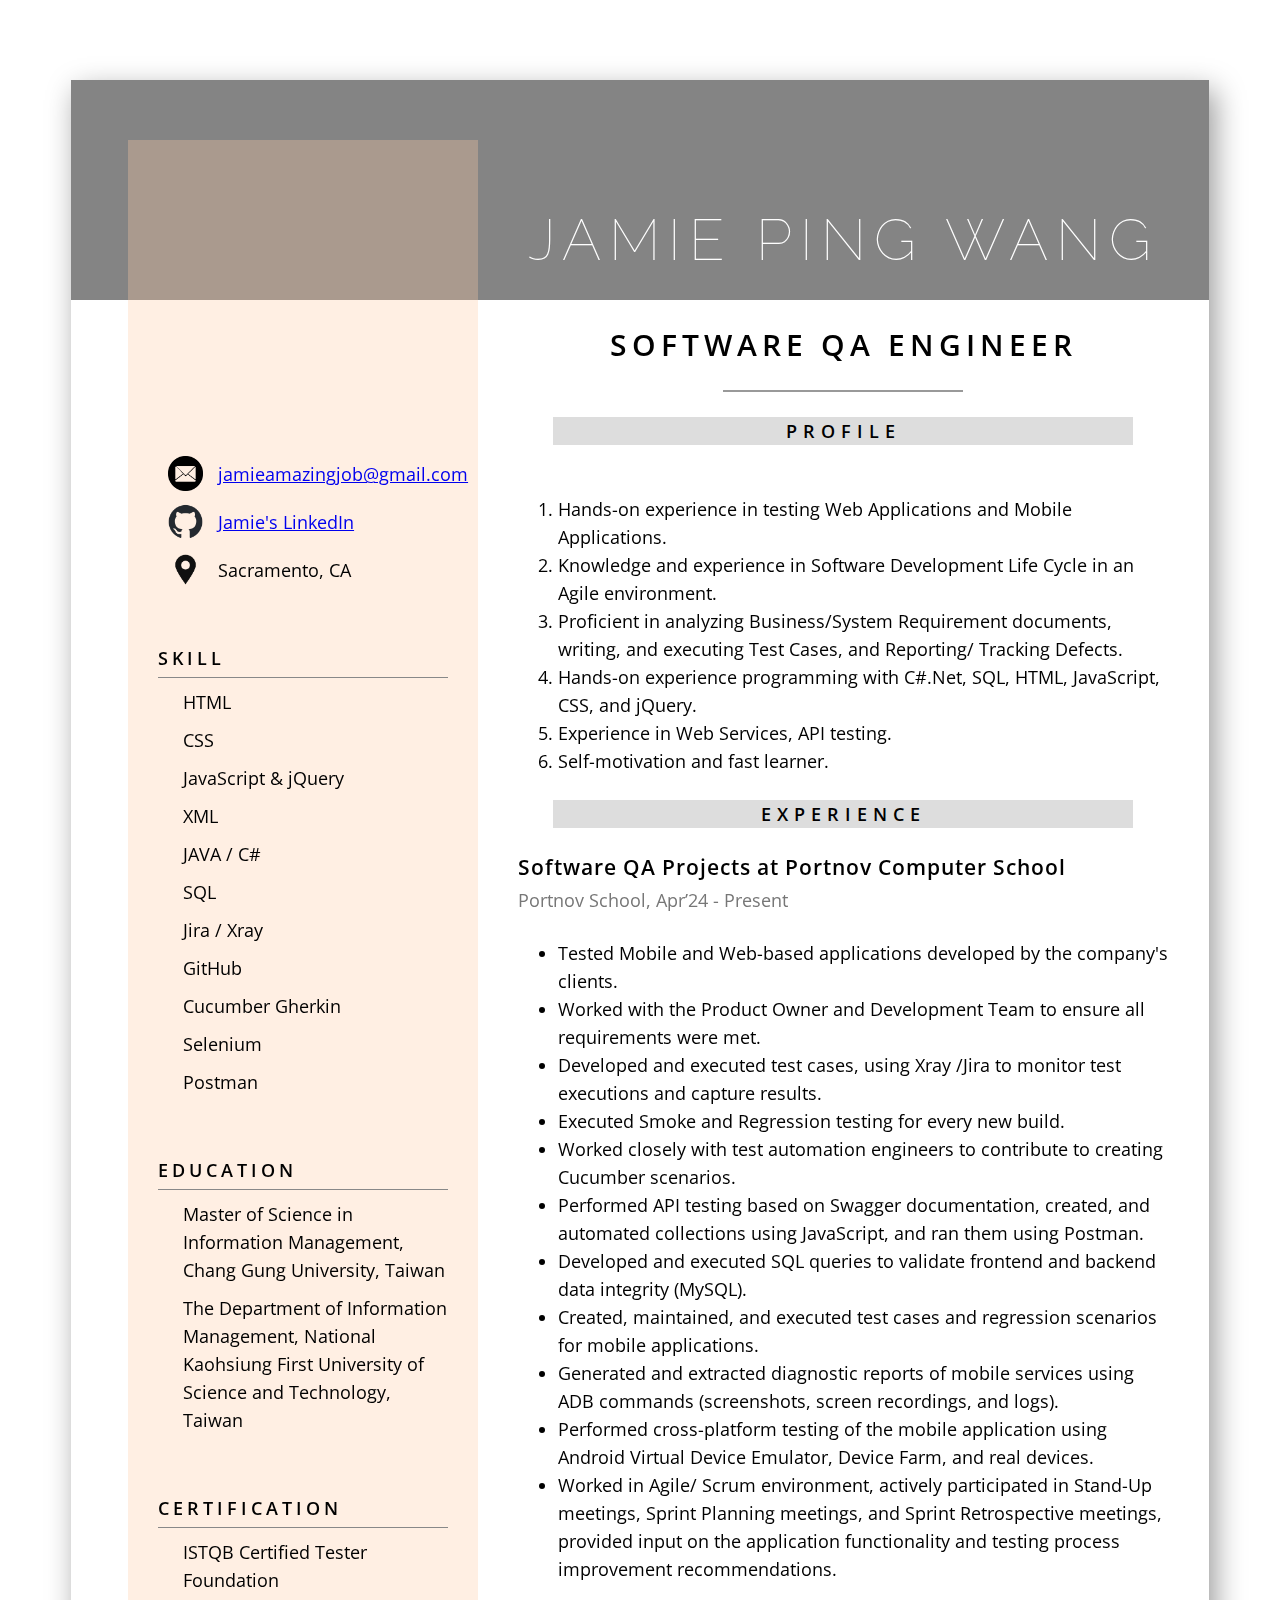
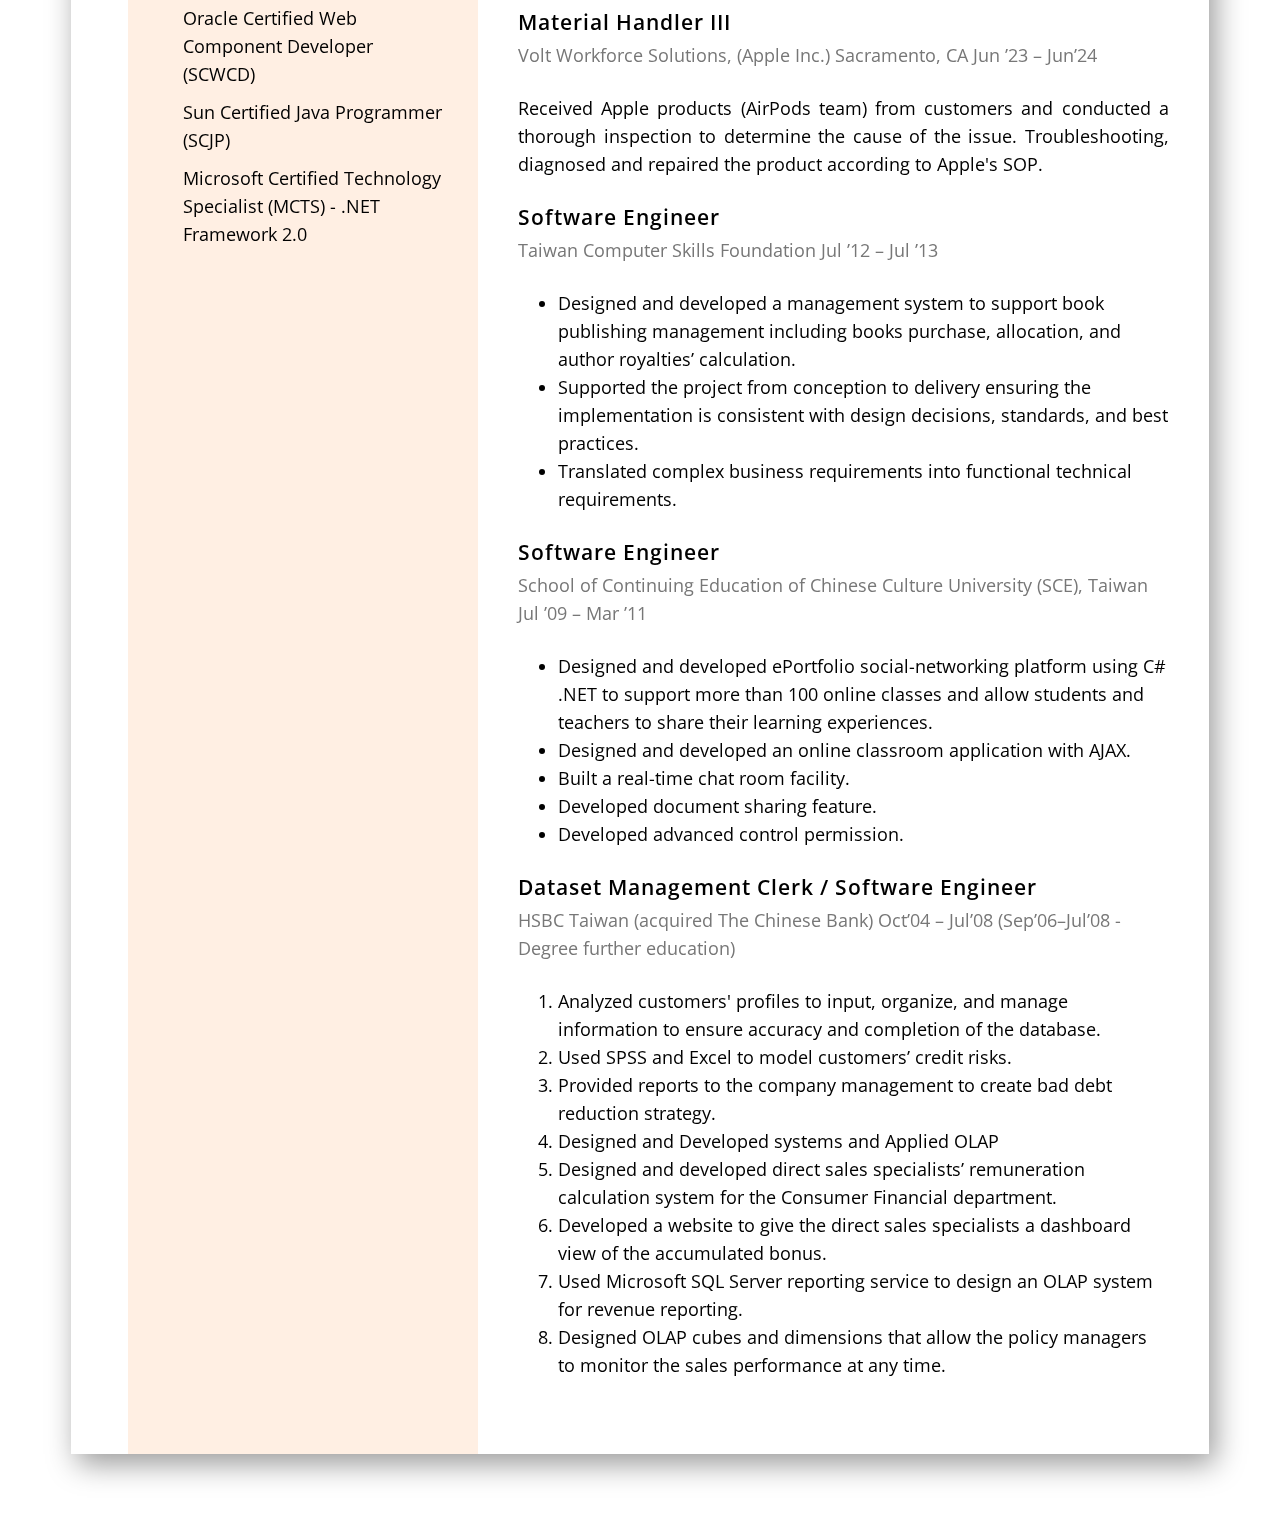
<file: index.html>
<!DOCTYPE html>
<html lang="">
    <head>
        <title>Jamie's Resume</title>
    </head>
<body>
<!-- FONTS -->
<link href='https://fonts.googleapis.com/css?family=Open+Sans:300,400,600' rel='stylesheet' type='text/css'>
<link href='https://fonts.googleapis.com/css?family=Raleway:100' rel='stylesheet' type='text/css'>
<link href='https://fonts.googleapis.com/css?family=Montserrat' rel='stylesheet' type='text/css'>
<link href='cv.css' rel='stylesheet' type='text/css'>

<!-- PAGE STUFF -->
<div class="rela-block page">
    <div class="rela-block top-bar">
        <div class="caps name"><div class="abs-center">Jamie Ping Wang</div></div>
    </div>
    <div class="side-bar">
        <div class="mugshot">
            <div class="logo">
                <!--<img src ="img/cv_profile.jpg" alt ="Avatar" class="avatar">-->
            </div>
        </div>

        <p class="rela-block social email"><a href="mailto:jamieamazingjob@gmail.com">jamieamazingjob@gmail.com</a></p>
        <p class="rela-block social github"><a href="https://www.linkedin.com/in/ping-wang-150b4a39/" target="_blank">Jamie's LinkedIn</a></p>
        <p class="rela-block social location">Sacramento, CA</p>
        <!--Skill-->
        <p class="rela-block caps side-header">Skill</p>
        <p class="rela-block list-thing">HTML</p>
        <p class="rela-block list-thing">CSS</p>
        <p class="rela-block list-thing">JavaScript & jQuery</p>
        <p class="rela-block list-thing">XML</p>
        <p class="rela-block list-thing">JAVA / C#</p>
        <p class="rela-block list-thing">SQL</p>
        <p class="rela-block list-thing">Jira / Xray</p>
        <p class="rela-block list-thing">GitHub</p>
        <p class="rela-block list-thing">Cucumber Gherkin</p>
        <p class="rela-block list-thing">Selenium</p>
        <p class="rela-block list-thing">Postman</p>
        <!--Education-->
        <p class="rela-block caps side-header">Education</p>
        <p class="rela-block list-thing">Master of Science in Information Management, Chang Gung University, Taiwan</p>
        <p class="rela-block list-thing">The Department of Information Management, National Kaohsiung First University of Science and Technology, Taiwan</p>
        <!--CERTIFICATION-->
        <p class="rela-block caps side-header">Certification</p>
        <p class="rela-block list-thing">ISTQB Certified Tester Foundation</p>
        <p class="rela-block list-thing">Oracle Certified Web Component Developer (SCWCD)</p>
        <p class="rela-block list-thing">Sun Certified Java Programmer (SCJP)</p>
        <p class="rela-block list-thing">Microsoft Certified Technology Specialist (MCTS) - .NET Framework 2.0</p>
    </div>
    <div class="rela-block content-container">
        <h2 class="rela-block caps title">Software QA Engineer</h2>
        <div class="rela-block separator"></div>
        <div class="rela-block caps greyed">Profile</div>
        <p class="long-margin">
            <ol>
                <li>Hands-on experience in testing Web Applications and Mobile Applications.</li>
                <li>Knowledge and experience in Software Development Life Cycle in an Agile environment.</li>
                <li>Proficient in analyzing Business/System Requirement documents, writing, and executing Test Cases, and Reporting/ Tracking Defects.</li>
                <li>Hands-on experience programming with C#.Net, SQL, HTML, JavaScript, CSS, and jQuery.</li>
                <li>Experience in Web Services, API testing. </li>
                <li>Self-motivation and fast learner.</li>
            </ol>

        <div class="rela-block caps greyed">Experience</div>

        <h3>Software QA Projects at Portnov Computer School</h3>
        <p class="light">Portnov School, Apr’24 - Present</p>
        <p class="justified">
            <ul>
                <li>Tested Mobile and Web-based applications developed by the company's clients.</li>
                <li>Worked with the Product Owner and Development Team to ensure all requirements were met.</li>
                <li>Developed and executed test cases, using Xray /Jira to monitor test executions and capture results.</li>
                <li>Executed Smoke and Regression testing for every new build.</li>
                <li>Worked closely with test automation engineers to contribute to creating Cucumber scenarios.</li>
                <li>Performed API testing based on Swagger documentation, created, and automated collections using JavaScript, and ran them using Postman.</li>
                <li>Developed and executed SQL queries to validate frontend and backend data integrity (MySQL).</li>
                <li>Created, maintained, and executed test cases and regression scenarios for mobile applications.</li>
                <li>Generated and extracted diagnostic reports of mobile services using ADB commands (screenshots, screen recordings, and logs).</li>
                <li>Performed cross-platform testing of the mobile application using Android Virtual Device Emulator, Device Farm, and real devices.</li>
                <li>Worked in Agile/ Scrum environment, actively participated in Stand-Up meetings, Sprint Planning meetings, and Sprint Retrospective meetings, provided input on the application functionality and testing process improvement recommendations.</li>
        </ul>



        <h3>Material Handler III</h3>
        <p class="light">Volt Workforce Solutions, (Apple Inc.) Sacramento, CA  Jun ’23 – Jun’24</p>
        <p class="justified">
            Received Apple products (AirPods team) from customers and conducted a thorough inspection to determine the cause of the issue.
            Troubleshooting, diagnosed and repaired the product according to Apple's SOP.
        </p>

        <h3>Software Engineer</h3>
        <p class="light">Taiwan Computer Skills Foundation  Jul ’12 – Jul ’13 </p>
        <p class="justified">
            <ul>
                <li>Designed and developed a management system to support book publishing management including books purchase, allocation, and author royalties’ calculation.</li>
                <li>Supported the project from conception to delivery ensuring the implementation is consistent with design decisions, standards, and best practices.</li>
                <li>Translated complex business requirements into functional technical requirements.</li>
            </ul>


        <h3>Software Engineer</h3>
        <p class="light">School of Continuing Education of Chinese Culture University (SCE), Taiwan Jul ’09 – Mar ’11 </p>
        <p class="justified">
            <ul>
                <li>Designed and developed ePortfolio social-networking platform using C# .NET to support more than 100 online classes and allow students and teachers to share their learning experiences.</li>
                <li>Designed and developed an online classroom application with AJAX.</li>
                <li>Built a real-time chat room facility.</li>
                <li>Developed document sharing feature.</li>
                <li>Developed advanced control permission.</li>
            </ul>

        <h3>Dataset Management Clerk / Software Engineer</h3>
        <p class="light">HSBC Taiwan (acquired The Chinese Bank) Oct’04 – Jul’08
        (Sep’06–Jul’08 - Degree further education)</p>
        <p class="justified">
            <ol>
                <li>Analyzed customers' profiles to input, organize, and manage information to ensure accuracy and completion of the database.</li>
                <li>Used SPSS and Excel to model customers’ credit risks.</li>
                <li>Provided reports to the company management to create bad debt reduction strategy.</li>
                <li>Designed and Developed systems and Applied OLAP</li>
                <li>Designed and developed direct sales specialists’ remuneration calculation system for the Consumer Financial department.</li>
                <li>Developed a website to give the direct sales specialists a dashboard view of the accumulated bonus.</li>
                <li>Used Microsoft SQL Server reporting service to design an OLAP system for revenue reporting.</li>
                <li>Designed OLAP cubes and dimensions that allow the policy managers to monitor the sales performance at any time.</li>
            </ol>
    </div>
</div>

</body>

</html>
</file>
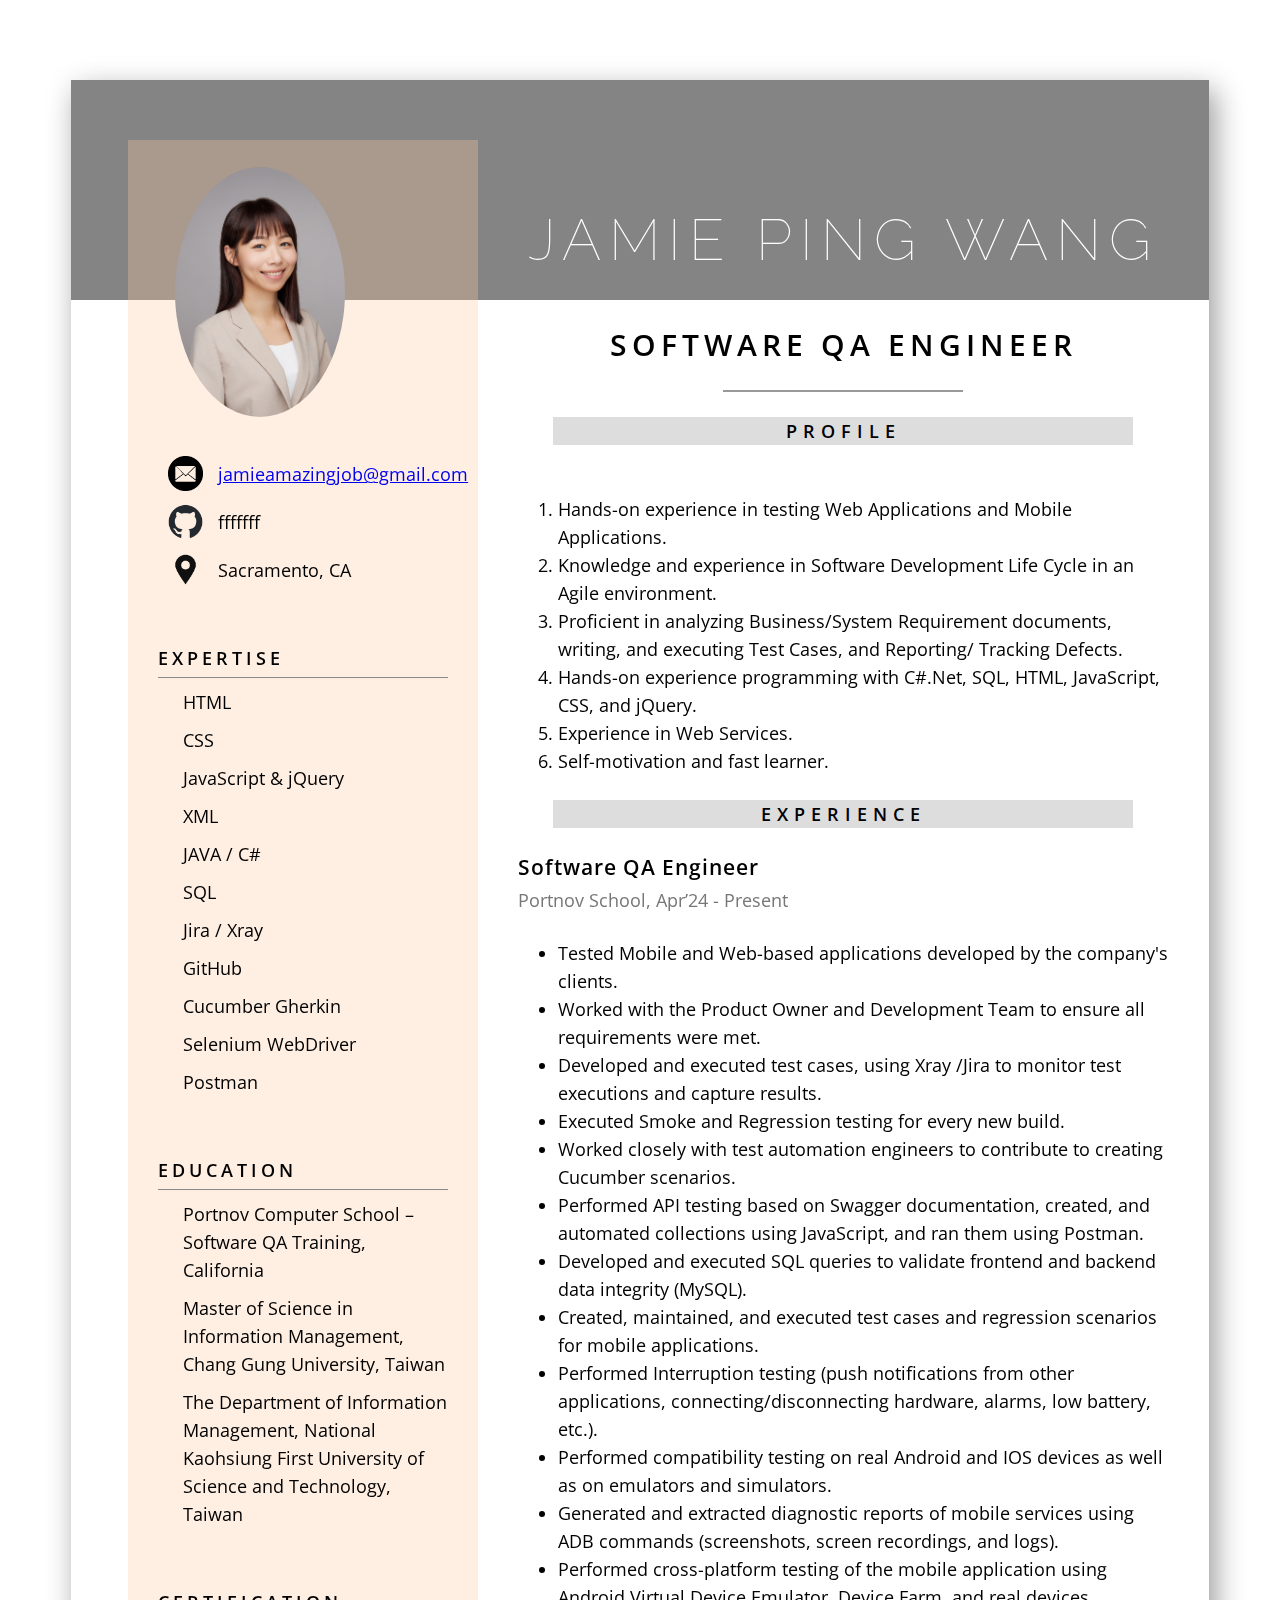
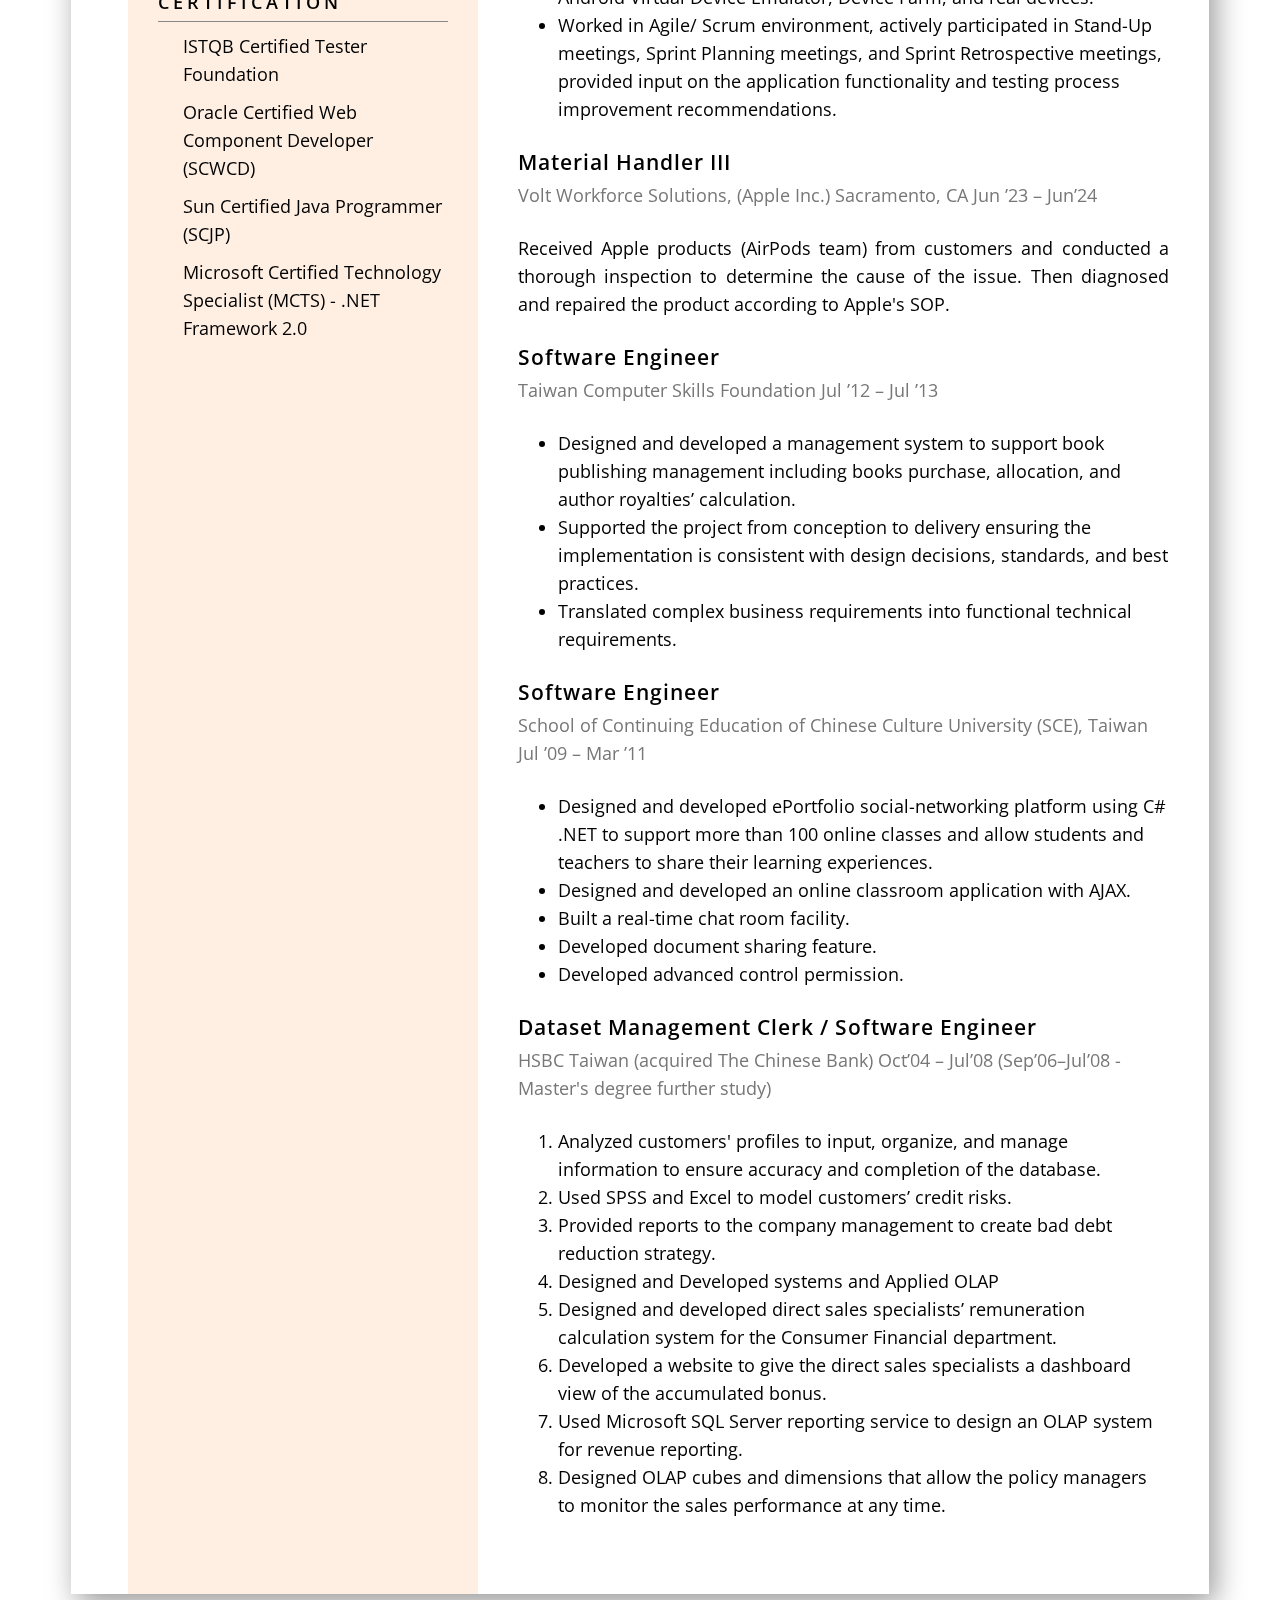
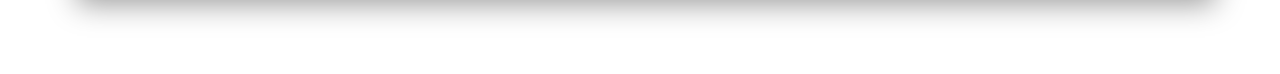
<file: cv_jamie.html>
<!DOCTYPE html>
<html>
    <head>

    </head>
<body>
<!-- FONTS -->
<link href='https://fonts.googleapis.com/css?family=Open+Sans:300,400,600' rel='stylesheet' type='text/css'>
<link href='https://fonts.googleapis.com/css?family=Raleway:100' rel='stylesheet' type='text/css'>
<link href='https://fonts.googleapis.com/css?family=Montserrat' rel='stylesheet' type='text/css'>
<link href='cv.css' rel='stylesheet' type='text/css'>

<!-- PAGE STUFF -->
<div class="rela-block page">
    <div class="rela-block top-bar">
        <div class="caps name"><div class="abs-center">Jamie Ping Wang</div></div>
    </div>
    <div class="side-bar">
        <div class="mugshot">
            <div class="logo">
                <img src ="img/cv_profile.jpg" alt ="Avatar" class="avatar">
            </div>
        </div>
        <!--
        <p>jamieamazingjob@gmail.com</p><br>
        <p class="rela-block social twitter">Twitter stuff</p>
        <p class="rela-block social pinterest">Pinterest things
        <p class="rela-block social linked-in">Linked-in man</p>-->
        <p class="rela-block social email"><a href="mailto:jamieamazingjob@gmail.com">jamieamazingjob@gmail.com</a></p>
        <p class="rela-block social github">fffffff</p>
        <p class="rela-block social location">Sacramento, CA</p>

        <p class="rela-block caps side-header">Expertise</p>
        <p class="rela-block list-thing">HTML</p>
        <p class="rela-block list-thing">CSS</p>
        <p class="rela-block list-thing">JavaScript & jQuery</p>
        <p class="rela-block list-thing">XML</p>
        <p class="rela-block list-thing">JAVA / C#</p>
        <p class="rela-block list-thing">SQL</p>
        <p class="rela-block list-thing">Jira / Xray</p>
        <p class="rela-block list-thing">GitHub</p>
        <p class="rela-block list-thing">Cucumber Gherkin</p>
        <p class="rela-block list-thing">Selenium WebDriver</p>
        <p class="rela-block list-thing">Postman</p>
        <!--Education-->
        <p class="rela-block caps side-header">Education</p>
        <p class="rela-block list-thing">Portnov Computer School – Software QA Training, California</p>
        <p class="rela-block list-thing">Master of Science in Information Management, Chang Gung University, Taiwan</p>
        <p class="rela-block list-thing">The Department of Information Management, National Kaohsiung First University of Science and Technology, Taiwan</p>
        <!--CERTIFICATION-->
        <p class="rela-block caps side-header">Certification</p>
        <p class="rela-block list-thing">ISTQB Certified Tester Foundation</p>
        <p class="rela-block list-thing">Oracle Certified Web Component Developer (SCWCD)</p>
        <p class="rela-block list-thing">Sun Certified Java Programmer (SCJP)</p>
        <p class="rela-block list-thing">Microsoft Certified Technology Specialist (MCTS) - .NET Framework 2.0</p>
    </div>
    <div class="rela-block content-container">
        <h2 class="rela-block caps title">Software QA Engineer</h2>
        <div class="rela-block separator"></div>
        <div class="rela-block caps greyed">Profile</div>
        <p class="long-margin">
            <ol>
                <li>Hands-on experience in testing Web Applications and Mobile Applications.</li>
                <li>Knowledge and experience in Software Development Life Cycle in an Agile environment.</li>
                <li>Proficient in analyzing Business/System Requirement documents, writing, and executing Test Cases, and Reporting/ Tracking Defects.</li>
                <li>Hands-on experience programming with C#.Net, SQL, HTML, JavaScript, CSS, and jQuery.</li>
                <li>Experience in Web Services. </li>
                <li>Self-motivation and fast learner.</li>
            </ol>
        </p>
        <div class="rela-block caps greyed">Experience</div>

        <h3>Software QA Engineer</h3>
        <p class="light">Portnov School, Apr’24 - Present</p>
        <p class="justified">
            <ul>
                <li>Tested Mobile and Web-based applications developed by the company's clients.</li>
                <li>Worked with the Product Owner and Development Team to ensure all requirements were met.</li>
                <li>Developed and executed test cases, using Xray /Jira to monitor test executions and capture results.</li>
                <li>Executed Smoke and Regression testing for every new build.</li>
                <li>Worked closely with test automation engineers to contribute to creating Cucumber scenarios.</li>
                <li>Performed API testing based on Swagger documentation, created, and automated collections using JavaScript, and ran them using Postman.</li>
                <li>Developed and executed SQL queries to validate frontend and backend data integrity (MySQL).</li>
                <li>Created, maintained, and executed test cases and regression scenarios for mobile applications.</li>
                <li>Performed Interruption testing (push notifications from other applications, connecting/disconnecting hardware, alarms, low battery, etc.).</li>
                <li>Performed compatibility testing on real Android and IOS devices as well as on emulators and simulators.</li>
                <li>Generated and extracted diagnostic reports of mobile services using ADB commands (screenshots, screen recordings, and logs).</li>
                <li>Performed cross-platform testing of the mobile application using Android Virtual Device Emulator, Device Farm, and real devices.</li>
                <li>Worked in Agile/ Scrum environment, actively participated in Stand-Up meetings, Sprint Planning meetings, and Sprint Retrospective meetings, provided input on the application functionality and testing process improvement recommendations.</li>
        </ul>

        </p>

        <h3>Material Handler III</h3>
        <p class="light">Volt Workforce Solutions, (Apple Inc.) Sacramento, CA  Jun ’23 – Jun’24</p>
        <p class="justified">
            Received Apple products (AirPods team) from customers and conducted a thorough inspection to determine the cause of the issue.
            Then diagnosed and repaired the product according to Apple's SOP.
        </p>

        <h3>Software Engineer</h3>
        <p class="light">Taiwan Computer Skills Foundation  Jul ’12 – Jul ’13 </p>
        <p class="justified">
            <ul>
                <li>Designed and developed a management system to support book publishing management including books purchase, allocation, and author royalties’ calculation.</li>
                <li>Supported the project from conception to delivery ensuring the implementation is consistent with design decisions, standards, and best practices.</li>
                <li>Translated complex business requirements into functional technical requirements.</li>
            </ul>

        </p>

        <h3>Software Engineer</h3>
        <p class="light">School of Continuing Education of Chinese Culture University (SCE), Taiwan Jul ’09 – Mar ’11 </p>
        <p class="justified">
            <ul>
                <li>Designed and developed ePortfolio social-networking platform using C# .NET to support more than 100 online classes and allow students and teachers to share their learning experiences.</li>
                <li>Designed and developed an online classroom application with AJAX.</li>
                <li>Built a real-time chat room facility.</li>
                <li>Developed document sharing feature.</li>
                <li>Developed advanced control permission.</li>
                </li>
            </ul>
        </p>

        <h3>Dataset Management Clerk / Software Engineer</h3>
        <p class="light">HSBC Taiwan (acquired The Chinese Bank) Oct’04 – Jul’08
        (Sep’06–Jul’08 - Master's degree further study)</p>
        <p class="justified">
            <ol>
                <li>Analyzed customers' profiles to input, organize, and manage information to ensure accuracy and completion of the database.</li>
                <li>Used SPSS and Excel to model customers’ credit risks.</li>
                <li>Provided reports to the company management to create bad debt reduction strategy.</li>
                <li>Designed and Developed systems and Applied OLAP</li>
                <li>Designed and developed direct sales specialists’ remuneration calculation system for the Consumer Financial department.</li>
                <li>Developed a website to give the direct sales specialists a dashboard view of the accumulated bonus.</li>
                <li>Used Microsoft SQL Server reporting service to design an OLAP system for revenue reporting.</li>
                <li>Designed OLAP cubes and dimensions that allow the policy managers to monitor the sales performance at any time.</li>

            </ol>
        </p>

    </div>
</div>

</body>

</html>
</file>
<file: cv.css>
* {
    box-sizing: border-box;
    transition: 0.35s ease;
}
.avatar{
    vertical-align: middle;
    align-content: center;
    width:170px;
    height: 250px;
    border-radius:50%;
}
.rela-block {
    display: block;
    position: relative;
    margin: auto;
    top: ;
    left: ;
    right: ;
    bottom: ;
}
.rela-inline {
    display: inline-block;
    position: relative;
    margin: auto;
    top: ;
    left: ;
    right: ;
    bottom: ;
}
.floated {
    display: inline-block;
    position: relative;
    margin: false;
    top: ;
    left: ;
    right: ;
    bottom: ;
    float: left;
}
.abs-center {
    display: false;
    position: absolute;
    margin: false;
    top: 50%;
    left: 50%;
    right: false;
    bottom: false;
    transform: translate(-50%, -50%);
    text-align: center;
    width: 88%;
}
body {
    font-family: 'Open Sans';
    font-size: 18px;
    letter-spacing: 0px;
    font-weight: 400;
    line-height: 28px;

    background-size: cover;
}
body:before {
    content: "";
    display: false;
    position: fixed;
    margin: 0;
    top: 0;
    left: 0;
    right: 0;
    bottom: 0;
    background-color: rgba(255,255,255,0.92);
}
.caps {
    text-transform: uppercase;
}
.justified {
    text-align: justify;
}
p.light {
    color: #777;
}
h2 {
    font-family: 'Open Sans';
    font-size: 30px;
    letter-spacing: 5px;
    font-weight: 600;
    line-height: 40px;
    color: #000;
}
h3 {
    font-family: 'Open Sans';
    font-size: 21px;
    letter-spacing: 1px;
    font-weight: 600;
    line-height: 28px;
    color: #000;
}
.page {
    width: 90%;
    max-width: 1200px;
    margin: 80px auto;
    background-color: #fff;
    box-shadow: 6px 10px 28px 0px rgba(0,0,0,0.4);
}
.top-bar {
    height: 220px;
    background-color: #848484;
    color: #fff;
}
.name {
    display: false;
    position: absolute;
    margin: false;
    top: false;
    left: calc(350px + 5%);
    right: 0;
    bottom: 0;
    height: 120px;
    text-align: center;
    font-family: 'Raleway';
    font-size: 58px;
    letter-spacing: 8px;
    font-weight: 100;
    line-height: 60px;
}
.name div {
    width: 94%;
}
.side-bar {
    display: false;
    position: absolute;
    margin: false;
    top: 60px;
    left: 5%;
    right: false;
    bottom: 0;
    width: 350px;
    background-color: #ffcba44f;
    padding: 320px 30px 50px;
}
.mugshot {
    display: false;
    position: absolute;
    margin: false;
    top: 50px;
    left: 70px;
    right: false;
    bottom: false;
    height: 210px;
    width: 210px;
}
.mugshot .logo {
    margin: -23px;
}
.logo {
    display: false;
    position: absolute;
    margin: false;
    top: 0;
    left: 0;
    right: false;
    bottom: false;
    z-index: 100;
    margin: 0;
    color: #000;
    height: 250px;
    width: 250px;
}
.logo .logo-svg {
    height: 100%;
    width: 100%;
    stroke: #000;
    cursor: pointer;
}
.logo .logo-text {
    display: false;
    position: absolute;
    margin: false;
    top: 58%;
    left: ;
    right: 16%;
    bottom: ;
    cursor: pointer;
    font-family: "Montserrat";
    font-size: 55px;
    letter-spacing: 0px;
    font-weight: 400;
    line-height: 58.333333333333336px;
}
.social {
    padding-left: 60px;
    margin-bottom: 20px;
    cursor: pointer;
}
.social:before {
    content: "";
    display: false;
    position: absolute;
    margin: false;
    top: -4px;
    left: 10px;
    right: false;
    bottom: false;
    height: 35px;
    width: 35px;
    background-size: cover !important;
}

.social.github:before {
    background: url("img/github-mark.png") center no-repeat;
}
.social.email:before {
    background: url("img/email-icon.png") center no-repeat;
}
.social.location:before {
    background: url("img/location-icon.png") center no-repeat;
}

.side-header {
    font-family: 'Open Sans';
    font-size: 18px;
    letter-spacing: 4px;
    font-weight: 600;
    line-height: 28px;
    margin: 60px auto 10px;
    padding-bottom: 5px;
    border-bottom: 1px solid #888;
}
.list-thing {
    padding-left: 25px;
    margin-bottom: 10px;
}
.content-container {
    margin-right: 0;
    width: calc(95% - 350px);
    padding: 25px 40px 50px;
}
.content-container > * {
    margin: 0 auto 25px;
}
.content-container > h3 {
    margin: 0 auto 5px;
}
.content-container > p.long-margin {
    margin: 0 auto 50px;
}
.title {
    width: 80%;
    text-align: center;
}
.separator {
    width: 240px;
    height: 2px;
    background-color: #999;
}
.greyed {
    background-color: #ddd;
    width: 100%;
    max-width: 580px;
    text-align: center;
    font-family: 'Open Sans';
    font-size: 18px;
    letter-spacing: 6px;
    font-weight: 600;
    line-height: 28px;
}
@media screen and (max-width: 1150px) {
    .name {
        color: #fff;
        font-family: 'Raleway';
        font-size: 38px;
        letter-spacing: 6px;
        font-weight: 100;
        line-height: 48px;
    }
}
</file>
